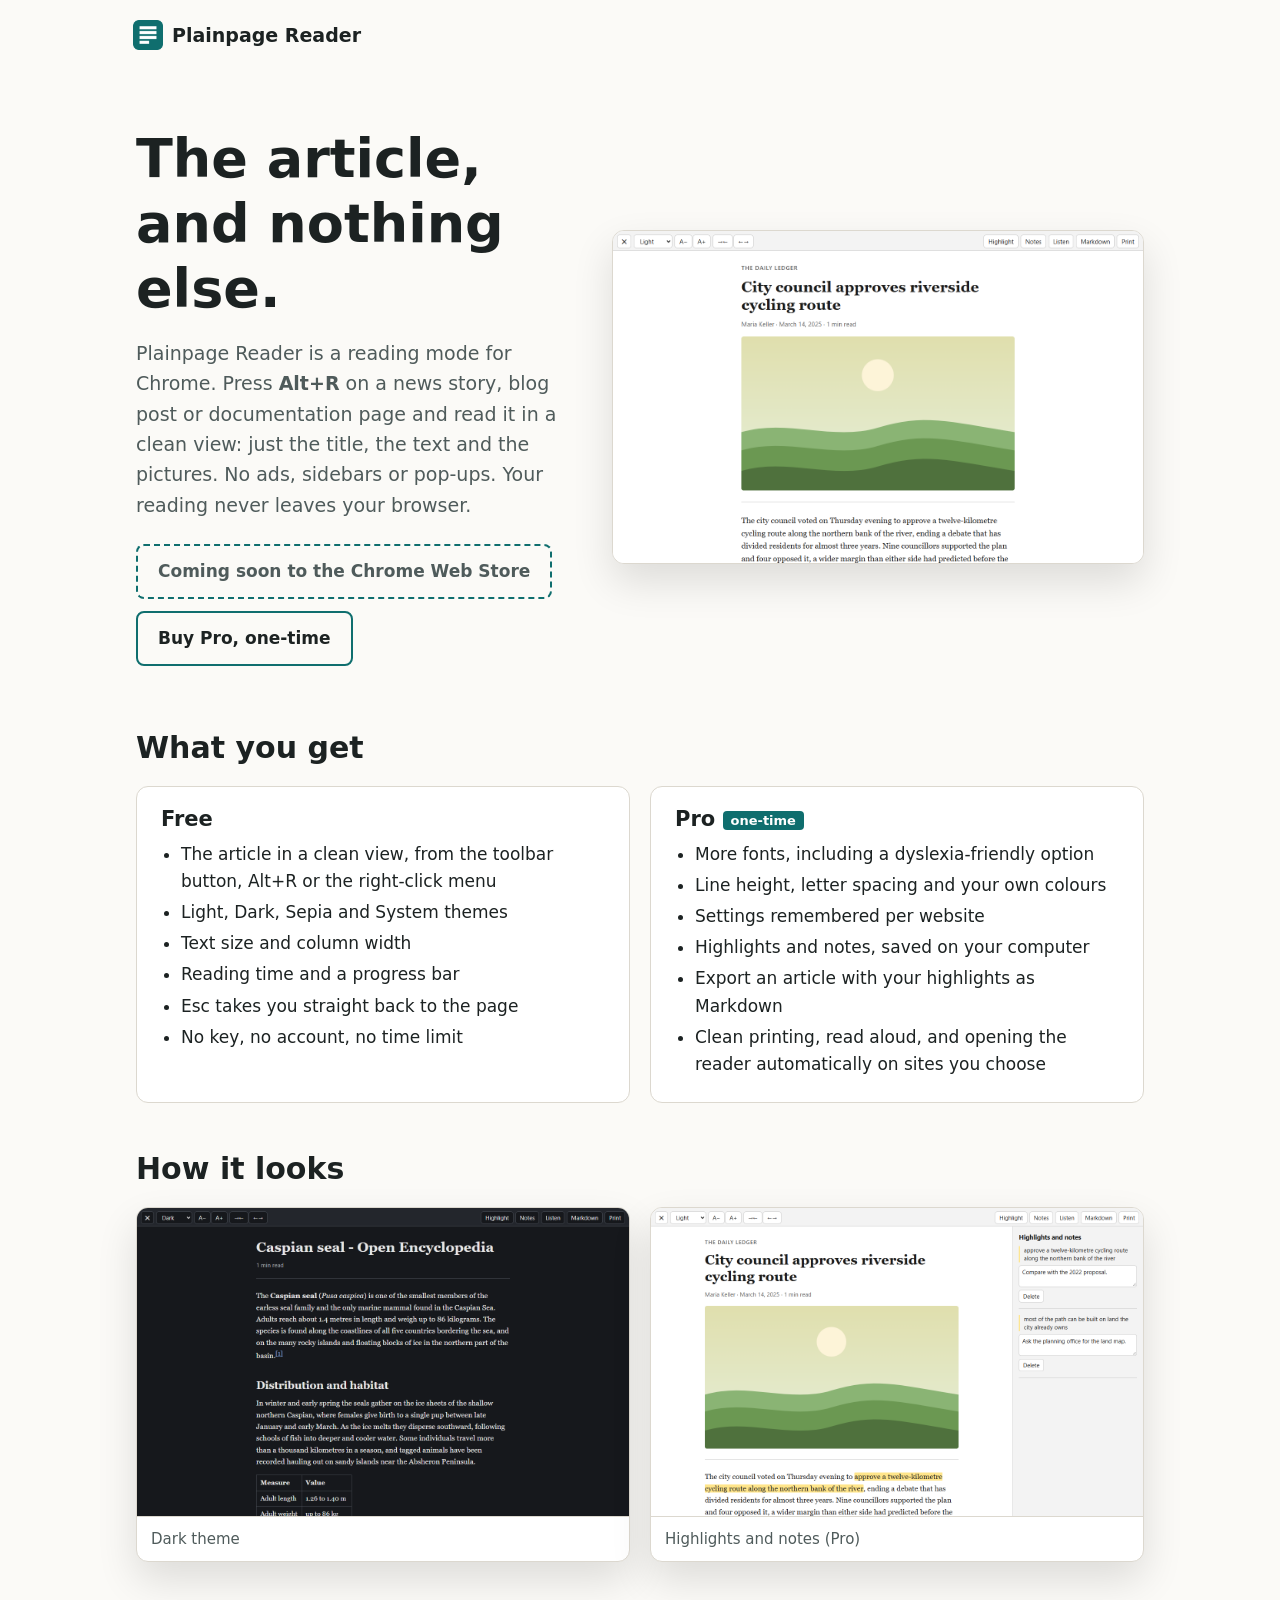
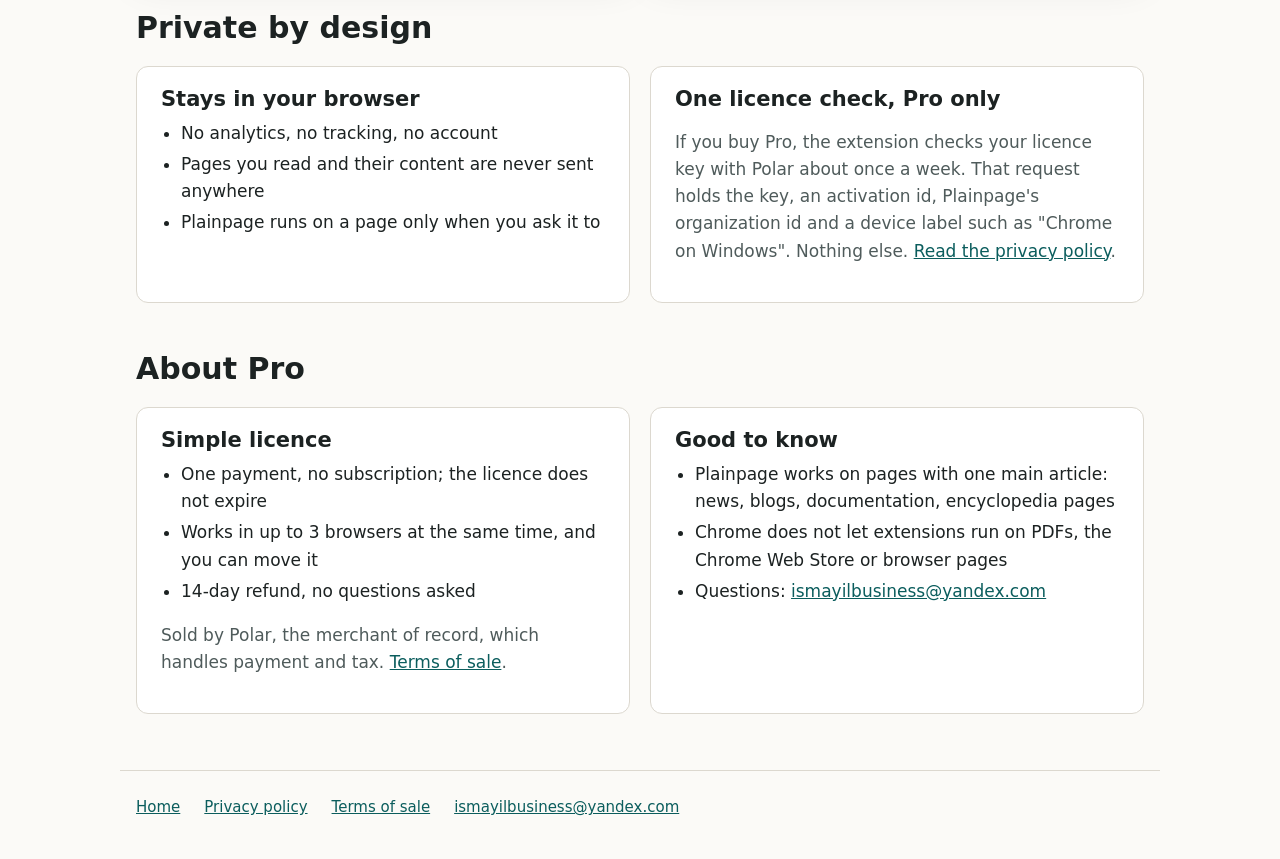
<file: index.html>
<!doctype html>
<!-- Hand-written landing page for GitHub Pages. Shares style.css with the generated privacy.html and terms.html. -->
<html lang="en">
<head>
  <meta charset="utf-8">
  <meta name="viewport" content="width=device-width, initial-scale=1">
  <title>Plainpage Reader: reader mode for Chrome</title>
  <meta name="description" content="Read any article in a clean, distraction-free view. Free, no tracking, no account. Optional one-time Pro upgrade.">
  <link rel="icon" href="icon-128.png">
  <link rel="stylesheet" href="style.css">
</head>
<body>
  <header class="site"><a class="brand" href="./"><img src="icon-128.png" alt="" width="40" height="40"> Plainpage Reader</a></header>
  <main>
    <section class="hero">
      <div>
        <h1>The article, and nothing else.</h1>
        <p>Plainpage Reader is a reading mode for Chrome. Press <strong>Alt+R</strong> on a news story, blog post or
          documentation page and read it in a clean view: just the title, the text and the pictures. No ads, sidebars or
          pop-ups. Your reading never leaves your browser.</p>
        <div class="actions">
          <!-- CWS_URL: once the listing is live, replace this span with an "Add to Chrome" link (class "button primary")
               to the Chrome Web Store listing address, and allow that address in tests/site.test.js. -->
          <span class="button secondary" aria-disabled="true">Coming soon to the Chrome Web Store</span>
          <a class="button secondary" href="https://buy.polar.sh/polar_cl_8sftl0OTeEwantIOv2Jr12TvTRgOiXgWx7nwU24t2Vn">Buy Pro, one-time</a>
        </div>
      </div>
      <figure class="shot">
        <img src="img/1-light.png" width="1280" height="800" alt="An article from a sample news site shown in Plainpage Reader: headline, byline, picture and text in a quiet layout, with a small toolbar at the top.">
      </figure>
    </section>

    <section class="block" aria-labelledby="what">
      <h2 id="what">What you get</h2>
      <div class="cards">
        <div class="card">
          <h3>Free</h3>
          <ul>
            <li>The article in a clean view, from the toolbar button, Alt+R or the right-click menu</li>
            <li>Light, Dark, Sepia and System themes</li>
            <li>Text size and column width</li>
            <li>Reading time and a progress bar</li>
            <li>Esc takes you straight back to the page</li>
            <li>No key, no account, no time limit</li>
          </ul>
        </div>
        <div class="card">
          <h3>Pro <span class="tag">one-time</span></h3>
          <ul>
            <li>More fonts, including a dyslexia-friendly option</li>
            <li>Line height, letter spacing and your own colours</li>
            <li>Settings remembered per website</li>
            <li>Highlights and notes, saved on your computer</li>
            <li>Export an article with your highlights as Markdown</li>
            <li>Clean printing, read aloud, and opening the reader automatically on sites you choose</li>
          </ul>
        </div>
      </div>
    </section>

    <section class="block" aria-labelledby="look">
      <h2 id="look">How it looks</h2>
      <div class="gallery">
        <figure class="shot">
          <img src="img/2-dark.png" width="1280" height="800" loading="lazy" alt="An encyclopedia-style article in the Dark theme, with a heading and a small data table.">
          <figcaption>Dark theme</figcaption>
        </figure>
        <figure class="shot">
          <img src="img/5-highlights-notes.png" width="1280" height="800" loading="lazy" alt="Two highlighted passages in an article, with the Highlights and notes panel open on the right showing a note for each.">
          <figcaption>Highlights and notes (Pro)</figcaption>
        </figure>
      </div>
    </section>

    <section class="block" aria-labelledby="privacy">
      <h2 id="privacy">Private by design</h2>
      <div class="cards">
        <div class="card">
          <h3>Stays in your browser</h3>
          <ul>
            <li>No analytics, no tracking, no account</li>
            <li>Pages you read and their content are never sent anywhere</li>
            <li>Plainpage runs on a page only when you ask it to</li>
          </ul>
        </div>
        <div class="card">
          <h3>One licence check, Pro only</h3>
          <p class="muted">If you buy Pro, the extension checks your licence key with Polar about once a week. That request
            holds the key, an activation id, Plainpage's organization id and a device label such as "Chrome on Windows".
            Nothing else. <a href="privacy.html">Read the privacy policy</a>.</p>
        </div>
      </div>
    </section>

    <section class="block" aria-labelledby="pro">
      <h2 id="pro">About Pro</h2>
      <div class="cards">
        <div class="card">
          <h3>Simple licence</h3>
          <ul>
            <li>One payment, no subscription; the licence does not expire</li>
            <li>Works in up to 3 browsers at the same time, and you can move it</li>
            <li>14-day refund, no questions asked</li>
          </ul>
          <p class="muted">Sold by Polar, the merchant of record, which handles payment and tax.
            <a href="terms.html">Terms of sale</a>.</p>
        </div>
        <div class="card">
          <h3>Good to know</h3>
          <ul>
            <li>Plainpage works on pages with one main article: news, blogs, documentation, encyclopedia pages</li>
            <li>Chrome does not let extensions run on PDFs, the Chrome Web Store or browser pages</li>
            <li>Questions: <a href="mailto:ismayilbusiness@yandex.com">ismayilbusiness@yandex.com</a></li>
          </ul>
        </div>
      </div>
    </section>
  </main>
  <footer class="site">
    <a href="./">Home</a>
    <a href="privacy.html">Privacy policy</a>
    <a href="terms.html">Terms of sale</a>
    <a href="mailto:ismayilbusiness@yandex.com">ismayilbusiness@yandex.com</a>
  </footer>
</body>
</html>
</file>
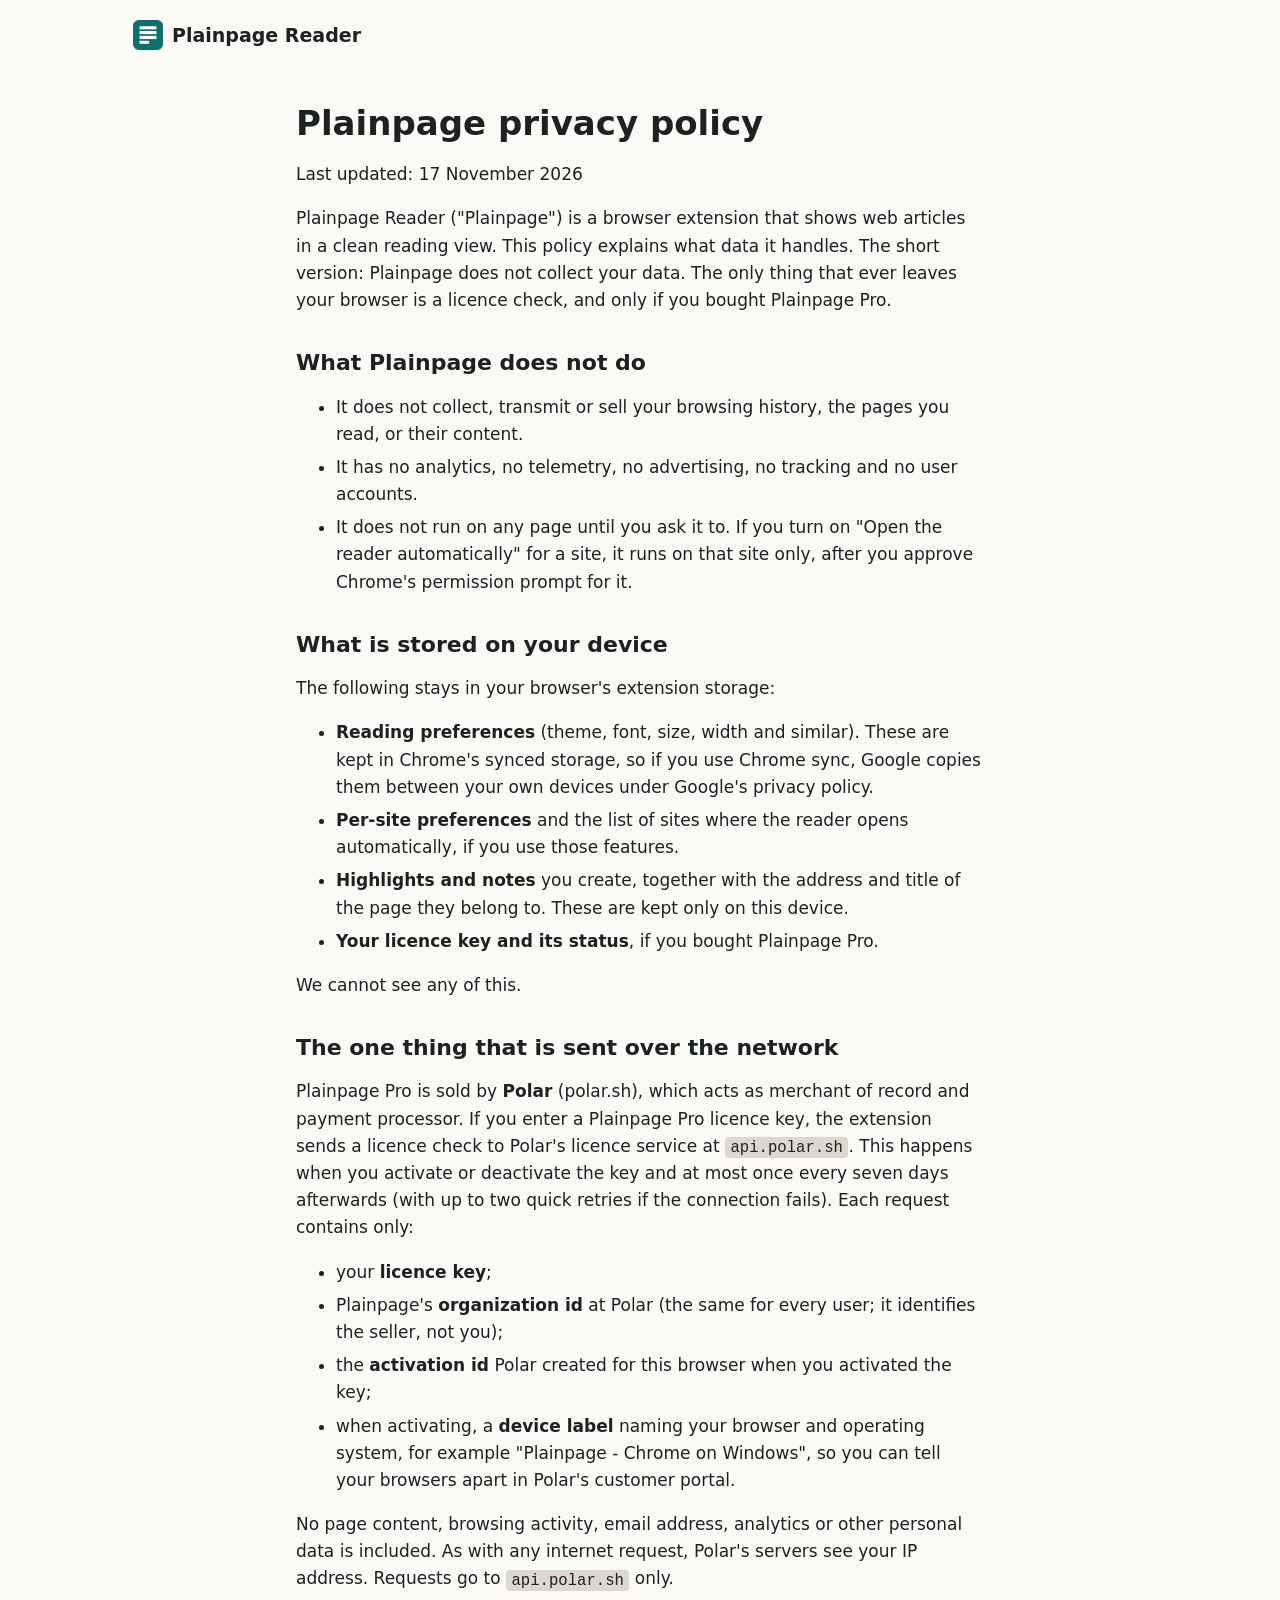
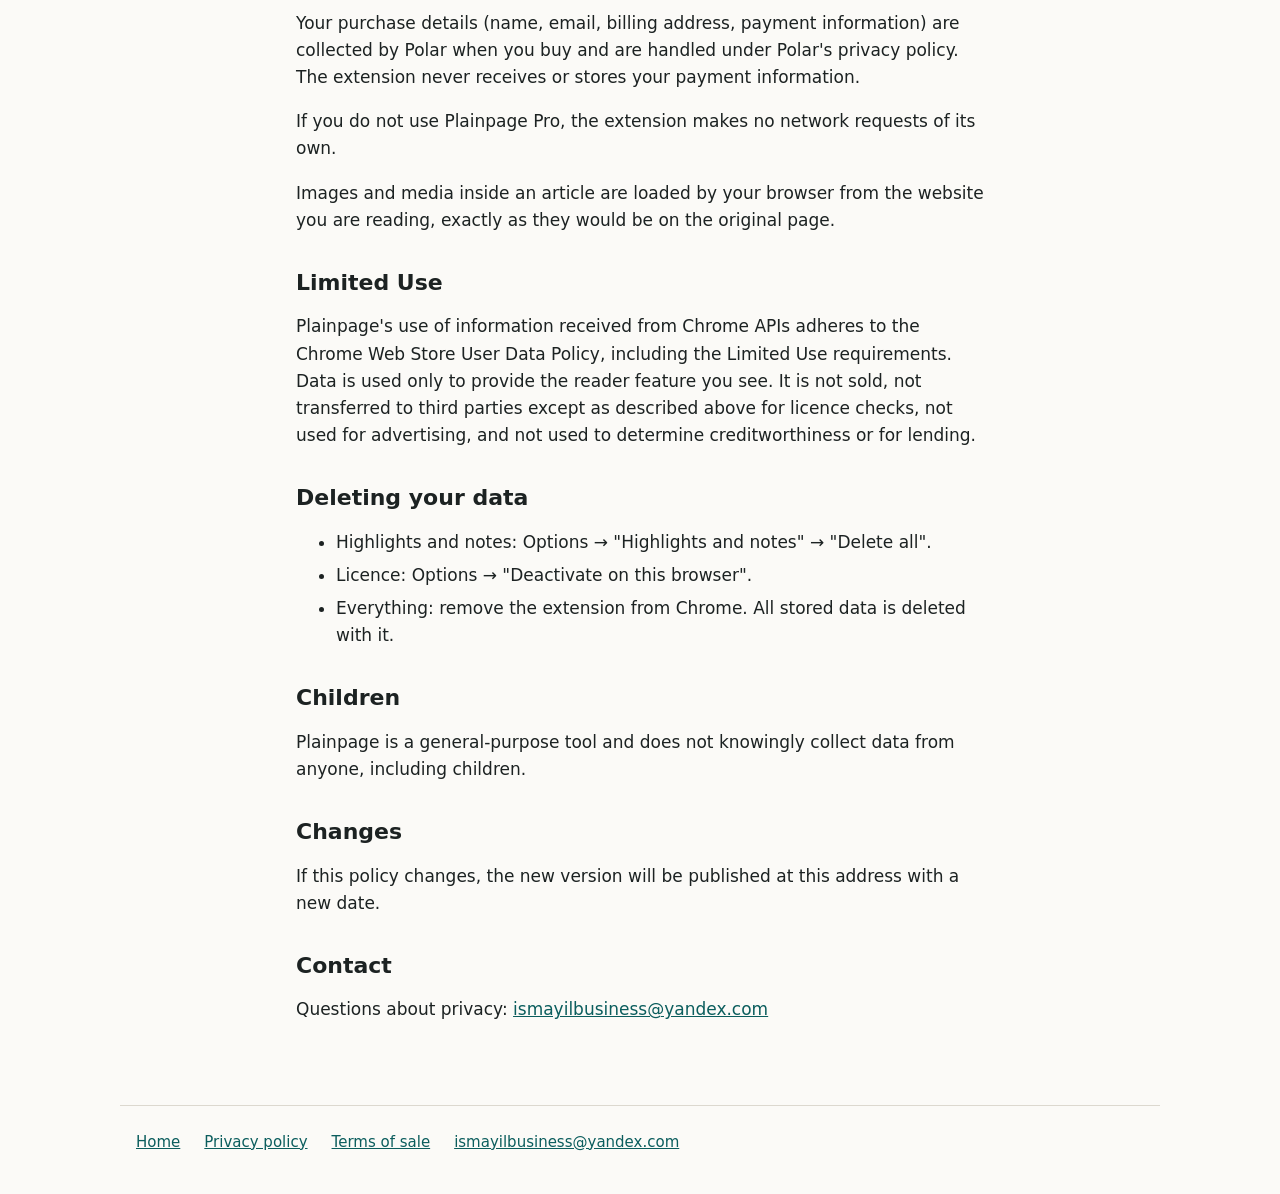
<file: privacy.html>
<!doctype html>
<!-- Generated from store/privacy-policy.md by `npm run site`. Edit the Markdown, not this file. -->
<html lang="en">
<head>
  <meta charset="utf-8">
  <meta name="viewport" content="width=device-width, initial-scale=1">
  <title>Plainpage Reader: privacy policy</title>
  <meta name="description" content="What Plainpage Reader stores on your device and the one licence check it sends to Polar.">
  <link rel="icon" href="icon-128.png">
  <link rel="stylesheet" href="style.css">
</head>
<body>
  <header class="site"><a class="brand" href="./"><img src="icon-128.png" alt="" width="40" height="40"> Plainpage Reader</a></header>
  <main class="doc">
    <h1>Plainpage privacy policy</h1>
    <p>Last updated: 17 November 2026</p>
    <p>Plainpage Reader (&quot;Plainpage&quot;) is a browser extension that shows web articles in a clean reading view. This policy explains what data it handles. The short version: Plainpage does not collect your data. The only thing that ever leaves your browser is a licence check, and only if you bought Plainpage Pro.</p>
    <h2>What Plainpage does not do</h2>
    <ul>
      <li>It does not collect, transmit or sell your browsing history, the pages you read, or their content.</li>
      <li>It has no analytics, no telemetry, no advertising, no tracking and no user accounts.</li>
      <li>It does not run on any page until you ask it to. If you turn on &quot;Open the reader automatically&quot; for a site, it runs on that site only, after you approve Chrome's permission prompt for it.</li>
    </ul>
    <h2>What is stored on your device</h2>
    <p>The following stays in your browser's extension storage:</p>
    <ul>
      <li><strong>Reading preferences</strong> (theme, font, size, width and similar). These are kept in Chrome's synced storage, so if you use Chrome sync, Google copies them between your own devices under Google's privacy policy.</li>
      <li><strong>Per-site preferences</strong> and the list of sites where the reader opens automatically, if you use those features.</li>
      <li><strong>Highlights and notes</strong> you create, together with the address and title of the page they belong to. These are kept only on this device.</li>
      <li><strong>Your licence key and its status</strong>, if you bought Plainpage Pro.</li>
    </ul>
    <p>We cannot see any of this.</p>
    <h2>The one thing that is sent over the network</h2>
    <p>Plainpage Pro is sold by <strong>Polar</strong> (polar.sh), which acts as merchant of record and payment processor. If you enter a Plainpage Pro licence key, the extension sends a licence check to Polar's licence service at <code>api.polar.sh</code>. This happens when you activate or deactivate the key and at most once every seven days afterwards (with up to two quick retries if the connection fails). Each request contains only:</p>
    <ul>
      <li>your <strong>licence key</strong>;</li>
      <li>Plainpage's <strong>organization id</strong> at Polar (the same for every user; it identifies the seller, not you);</li>
      <li>the <strong>activation id</strong> Polar created for this browser when you activated the key;</li>
      <li>when activating, a <strong>device label</strong> naming your browser and operating system, for example &quot;Plainpage - Chrome on Windows&quot;, so you can tell your browsers apart in Polar's customer portal.</li>
    </ul>
    <p>No page content, browsing activity, email address, analytics or other personal data is included. As with any internet request, Polar's servers see your IP address. Requests go to <code>api.polar.sh</code> only.</p>
    <p>Your purchase details (name, email, billing address, payment information) are collected by Polar when you buy and are handled under Polar's privacy policy. The extension never receives or stores your payment information.</p>
    <p>If you do not use Plainpage Pro, the extension makes no network requests of its own.</p>
    <p>Images and media inside an article are loaded by your browser from the website you are reading, exactly as they would be on the original page.</p>
    <h2>Limited Use</h2>
    <p>Plainpage's use of information received from Chrome APIs adheres to the Chrome Web Store User Data Policy, including the Limited Use requirements. Data is used only to provide the reader feature you see. It is not sold, not transferred to third parties except as described above for licence checks, not used for advertising, and not used to determine creditworthiness or for lending.</p>
    <h2>Deleting your data</h2>
    <ul>
      <li>Highlights and notes: Options → &quot;Highlights and notes&quot; → &quot;Delete all&quot;.</li>
      <li>Licence: Options → &quot;Deactivate on this browser&quot;.</li>
      <li>Everything: remove the extension from Chrome. All stored data is deleted with it.</li>
    </ul>
    <h2>Children</h2>
    <p>Plainpage is a general-purpose tool and does not knowingly collect data from anyone, including children.</p>
    <h2>Changes</h2>
    <p>If this policy changes, the new version will be published at this address with a new date.</p>
    <h2>Contact</h2>
    <p>Questions about privacy: <a href="mailto:ismayilbusiness@yandex.com">ismayilbusiness@yandex.com</a></p>
  </main>
  <footer class="site">
    <a href="./">Home</a>
    <a href="privacy.html">Privacy policy</a>
    <a href="terms.html">Terms of sale</a>
    <a href="mailto:ismayilbusiness@yandex.com">ismayilbusiness@yandex.com</a>
  </footer>
</body>
</html>
</file>
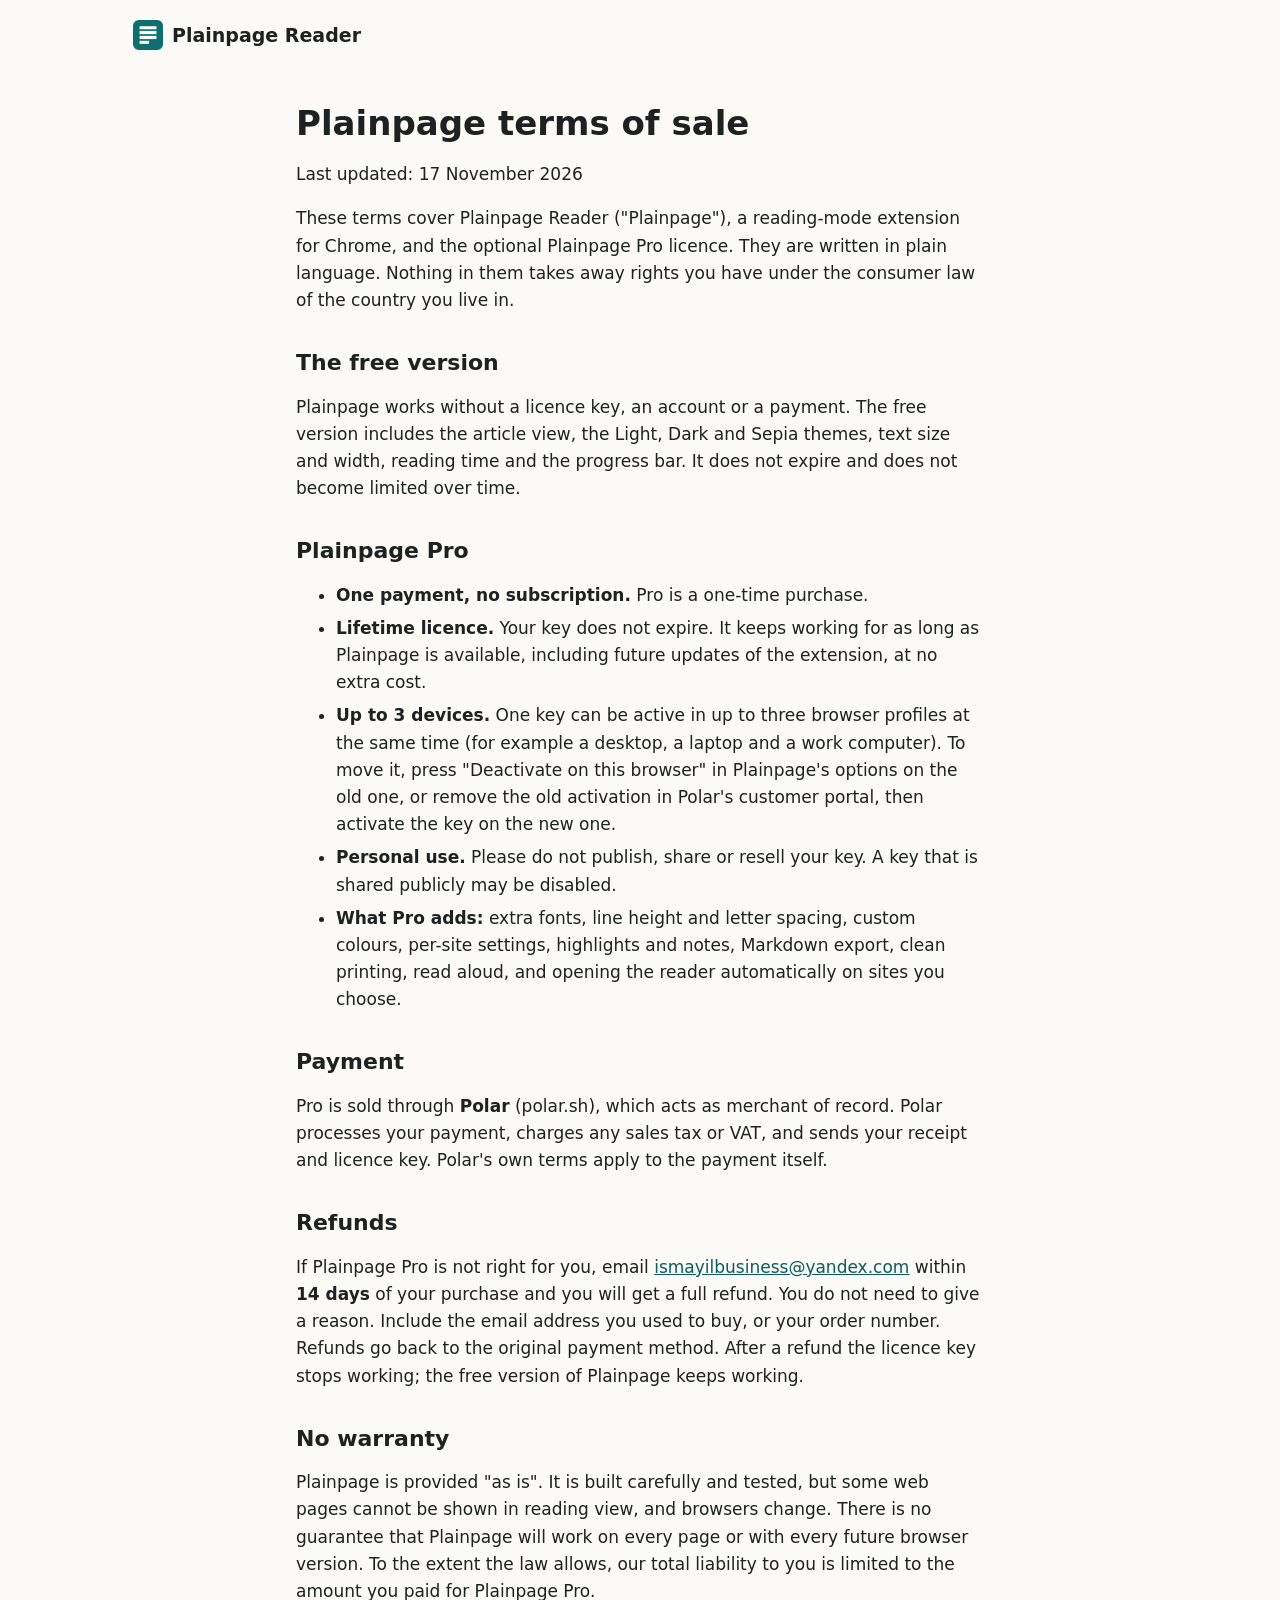
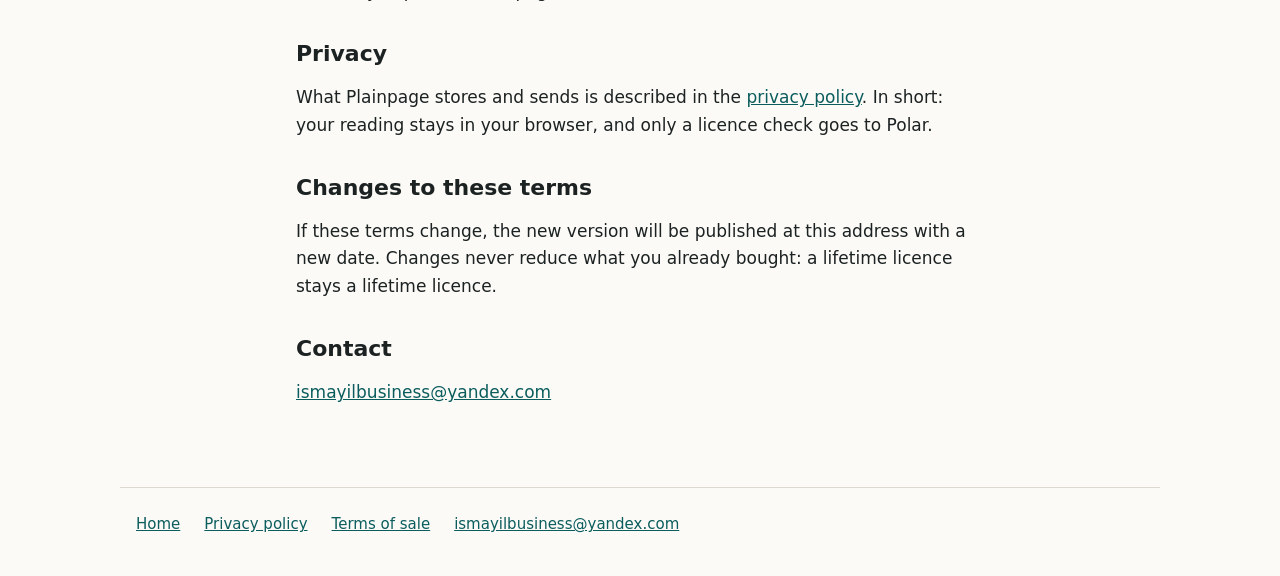
<file: terms.html>
<!doctype html>
<!-- Generated from store/terms.md by `npm run site`. Edit the Markdown, not this file. -->
<html lang="en">
<head>
  <meta charset="utf-8">
  <meta name="viewport" content="width=device-width, initial-scale=1">
  <title>Plainpage Reader: terms of sale</title>
  <meta name="description" content="Plainpage Pro: one-time lifetime licence for up to 3 devices, 14-day refund, free version without a key.">
  <link rel="icon" href="icon-128.png">
  <link rel="stylesheet" href="style.css">
</head>
<body>
  <header class="site"><a class="brand" href="./"><img src="icon-128.png" alt="" width="40" height="40"> Plainpage Reader</a></header>
  <main class="doc">
    <h1>Plainpage terms of sale</h1>
    <p>Last updated: 17 November 2026</p>
    <p>These terms cover Plainpage Reader (&quot;Plainpage&quot;), a reading-mode extension for Chrome, and the optional Plainpage Pro licence. They are written in plain language. Nothing in them takes away rights you have under the consumer law of the country you live in.</p>
    <h2>The free version</h2>
    <p>Plainpage works without a licence key, an account or a payment. The free version includes the article view, the Light, Dark and Sepia themes, text size and width, reading time and the progress bar. It does not expire and does not become limited over time.</p>
    <h2>Plainpage Pro</h2>
    <ul>
      <li><strong>One payment, no subscription.</strong> Pro is a one-time purchase.</li>
      <li><strong>Lifetime licence.</strong> Your key does not expire. It keeps working for as long as Plainpage is available, including future updates of the extension, at no extra cost.</li>
      <li><strong>Up to 3 devices.</strong> One key can be active in up to three browser profiles at the same time (for example a desktop, a laptop and a work computer). To move it, press &quot;Deactivate on this browser&quot; in Plainpage's options on the old one, or remove the old activation in Polar's customer portal, then activate the key on the new one.</li>
      <li><strong>Personal use.</strong> Please do not publish, share or resell your key. A key that is shared publicly may be disabled.</li>
      <li><strong>What Pro adds:</strong> extra fonts, line height and letter spacing, custom colours, per-site settings, highlights and notes, Markdown export, clean printing, read aloud, and opening the reader automatically on sites you choose.</li>
    </ul>
    <h2>Payment</h2>
    <p>Pro is sold through <strong>Polar</strong> (polar.sh), which acts as merchant of record. Polar processes your payment, charges any sales tax or VAT, and sends your receipt and licence key. Polar's own terms apply to the payment itself.</p>
    <h2>Refunds</h2>
    <p>If Plainpage Pro is not right for you, email <a href="mailto:ismayilbusiness@yandex.com">ismayilbusiness@yandex.com</a> within <strong>14 days</strong> of your purchase and you will get a full refund. You do not need to give a reason. Include the email address you used to buy, or your order number. Refunds go back to the original payment method. After a refund the licence key stops working; the free version of Plainpage keeps working.</p>
    <h2>No warranty</h2>
    <p>Plainpage is provided &quot;as is&quot;. It is built carefully and tested, but some web pages cannot be shown in reading view, and browsers change. There is no guarantee that Plainpage will work on every page or with every future browser version. To the extent the law allows, our total liability to you is limited to the amount you paid for Plainpage Pro.</p>
    <h2>Privacy</h2>
    <p>What Plainpage stores and sends is described in the <a href="privacy.html">privacy policy</a>. In short: your reading stays in your browser, and only a licence check goes to Polar.</p>
    <h2>Changes to these terms</h2>
    <p>If these terms change, the new version will be published at this address with a new date. Changes never reduce what you already bought: a lifetime licence stays a lifetime licence.</p>
    <h2>Contact</h2>
    <p><a href="mailto:ismayilbusiness@yandex.com">ismayilbusiness@yandex.com</a></p>
  </main>
  <footer class="site">
    <a href="./">Home</a>
    <a href="privacy.html">Privacy policy</a>
    <a href="terms.html">Terms of sale</a>
    <a href="mailto:ismayilbusiness@yandex.com">ismayilbusiness@yandex.com</a>
  </footer>
</body>
</html>
</file>
<file: style.css>
/* Plainpage Reader public pages. No scripts, no web fonts, no third-party requests. */
:root {
  color-scheme: light dark;
  --bg: #fbfaf7;
  --surface: #ffffff;
  --text: #1c2222;
  --muted: #4f5b5b;
  --line: #dcd8cf;
  --accent: #0f6e6e;
  --accent-text: #ffffff;
  --link: #0b5d5d;
  --max: 1040px;
}
@media (prefers-color-scheme: dark) {
  :root {
    --bg: #141818;
    --surface: #1c2222;
    --text: #e8ecea;
    --muted: #a9b4b2;
    --line: #2f3838;
    --accent: #2a9d9d;
    --accent-text: #08201f;
    --link: #7fd3d3;
  }
}

* { box-sizing: border-box; }
html { -webkit-text-size-adjust: 100%; }
body {
  margin: 0;
  background: var(--bg);
  color: var(--text);
  font: 17px/1.6 system-ui, -apple-system, "Segoe UI", Roboto, "Helvetica Neue", Arial, sans-serif;
}
a { color: var(--link); }
a:focus-visible, .button:focus-visible { outline: 3px solid var(--accent); outline-offset: 2px; }
img { max-width: 100%; height: auto; }
h1, h2, h3 { line-height: 1.2; text-wrap: balance; }
code { font: 0.92em ui-monospace, "Cascadia Mono", Consolas, monospace; background: var(--line); padding: 0.1em 0.35em; border-radius: 4px; }

header.site, footer.site, main { max-width: var(--max); margin: 0 auto; padding-left: 16px; padding-right: 16px; }
header.site { padding-top: 20px; padding-bottom: 8px; }
.brand { display: inline-flex; align-items: center; gap: 4px; font-weight: 700; font-size: 19px; color: var(--text); text-decoration: none; }
.brand img { margin: -6px 0 -6px -8px; }
footer.site { display: flex; flex-wrap: wrap; gap: 8px 24px; padding-top: 24px; padding-bottom: 40px; margin-top: 48px; border-top: 1px solid var(--line); font-size: 15px; color: var(--muted); }

/* Legal pages */
main.doc { max-width: 720px; padding-bottom: 16px; }
main.doc h1 { font-size: 34px; margin: 32px 0 8px; }
main.doc h2 { font-size: 22px; margin: 36px 0 8px; }
main.doc li { margin-bottom: 6px; }

/* Landing page */
.hero { display: grid; gap: 32px; align-items: center; padding: 40px 0 24px; }
.hero h1 { font-size: clamp(34px, 6vw, 54px); margin: 0 0 16px; }
.hero p { font-size: 19px; color: var(--muted); margin: 0 0 24px; max-width: 34em; }
.actions { display: flex; flex-wrap: wrap; gap: 12px; }
.button { display: inline-block; padding: 12px 20px; border-radius: 8px; font-weight: 600; text-decoration: none; border: 2px solid var(--accent); }
.button.primary { background: var(--accent); color: var(--accent-text); }
.button.secondary { color: var(--text); }
.button[aria-disabled="true"] { border-style: dashed; color: var(--muted); cursor: default; }
.shot { margin: 0; border-radius: 12px; overflow: hidden; border: 1px solid var(--line); box-shadow: 0 18px 40px rgba(0, 0, 0, 0.12); background: var(--surface); }
.shot img { display: block; width: 100%; }
figcaption { font-size: 15px; color: var(--muted); padding: 10px 14px; border-top: 1px solid var(--line); }

section.block { padding: 40px 0 8px; }
section.block > h2 { font-size: 30px; margin: 0 0 20px; }
.cards { display: grid; gap: 20px; }
.card { background: var(--surface); border: 1px solid var(--line); border-radius: 12px; padding: 20px 24px; }
.card h3 { margin: 0 0 8px; font-size: 21px; }
.card ul { margin: 0; padding-left: 20px; }
.card li { margin-bottom: 4px; }
.tag { display: inline-block; font-size: 13px; font-weight: 700; padding: 2px 8px; border-radius: 4px; background: var(--accent); color: var(--accent-text); vertical-align: middle; }
.gallery { display: grid; gap: 20px; }
.muted { color: var(--muted); }

@media (min-width: 820px) {
  .hero { grid-template-columns: 5fr 6fr; padding-top: 56px; }
  .cards, .gallery { grid-template-columns: 1fr 1fr; }
}
</file>
